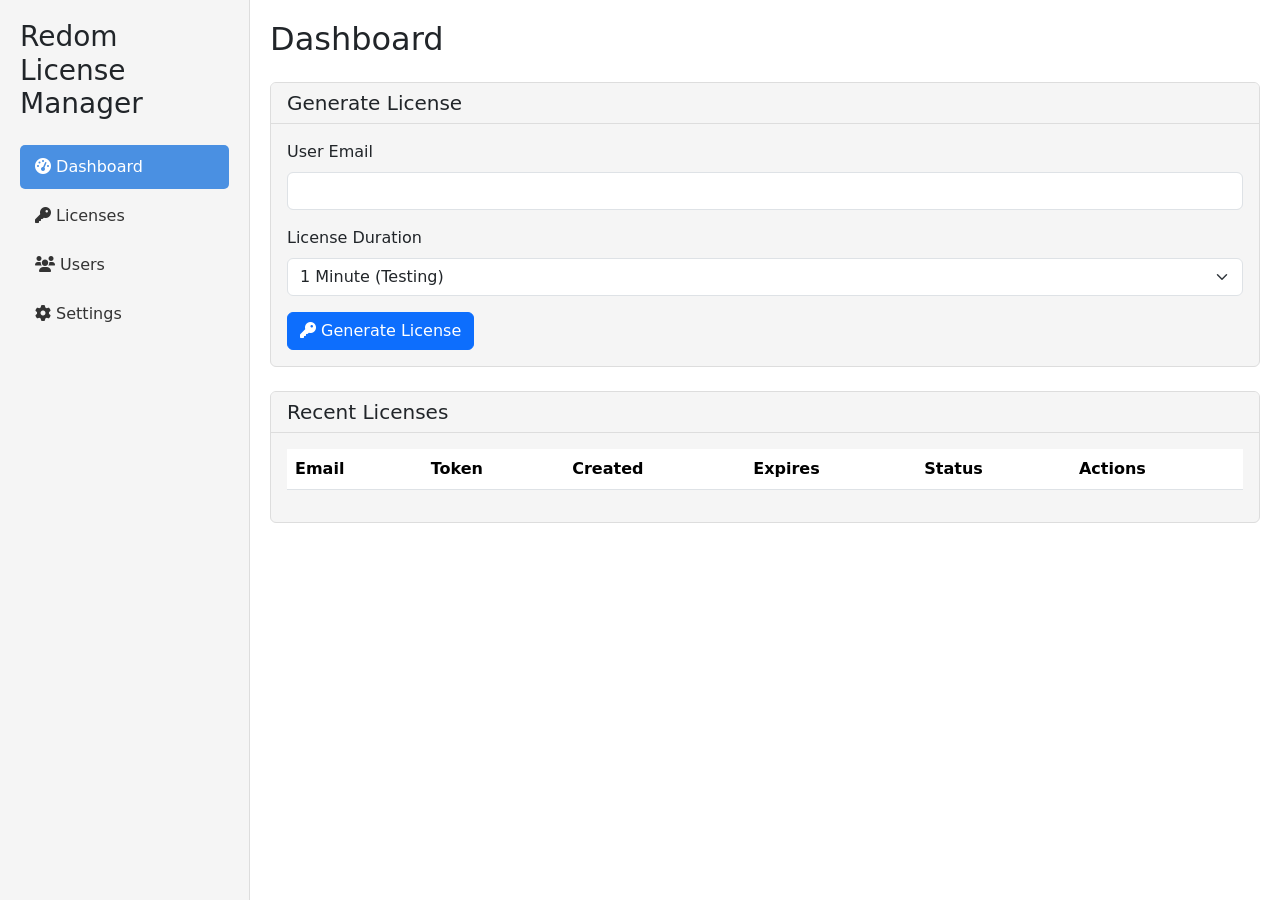
<file: index.html>
<!DOCTYPE html>
<html lang="en">
<head>
    <meta charset="UTF-8">
    <meta name="viewport" content="width=device-width, initial-scale=1.0">
    <title>Redom License Manager - Admin Portal</title>
    <link href="https://cdn.jsdelivr.net/npm/bootstrap@5.3.0/dist/css/bootstrap.min.css" rel="stylesheet">
    <link href="https://cdnjs.cloudflare.com/ajax/libs/font-awesome/6.0.0/css/all.min.css" rel="stylesheet">
    <style>
        :root {
            --primary-color: #4a90e2;
            --secondary-color: #f5f5f5;
            --text-color: #333;
            --border-color: #ddd;
        }

        body.dark-theme {
            --primary-color: #64b5f6;
            --secondary-color: #2d2d2d;
            --text-color: #fff;
            --border-color: #444;
            background-color: #1a1a1a;
            color: var(--text-color);
        }

        .sidebar {
            background-color: var(--secondary-color);
            border-right: 1px solid var(--border-color);
            height: 100vh;
            position: fixed;
            width: 250px;
            padding: 20px;
        }

        .main-content {
            margin-left: 250px;
            padding: 20px;
        }

        .nav-link {
            color: var(--text-color);
            padding: 10px 15px;
            border-radius: 5px;
            margin-bottom: 5px;
        }

        .nav-link:hover {
            background-color: var(--primary-color);
            color: white;
        }

        .nav-link.active {
            background-color: var(--primary-color);
            color: white;
        }

        .card {
            background-color: var(--secondary-color);
            border: 1px solid var(--border-color);
        }

        .card-header {
            background-color: var(--secondary-color);
            border-bottom: 1px solid var(--border-color);
        }

        .table {
            color: var(--text-color);
        }

        .status-badge {
            padding: 5px 10px;
            border-radius: 15px;
            font-size: 0.8em;
        }

        .status-active {
            background-color: #28a745;
            color: white;
        }

        .status-expired {
            background-color: #dc3545;
            color: white;
        }

        .toast-container {
            position: fixed;
            top: 20px;
            right: 20px;
            z-index: 1000;
        }

        .toast {
            padding: 15px;
            margin-bottom: 10px;
            border-radius: 5px;
            color: white;
            animation: fadeIn 0.3s ease-in;
        }

        .toast-success {
            background-color: #28a745;
        }

        .toast-error {
            background-color: #dc3545;
        }

        @keyframes fadeIn {
            from { opacity: 0; transform: translateY(-10px); }
            to { opacity: 1; transform: translateY(0); }
        }
    </style>
</head>
<body>
    <div class="sidebar">
        <h3 class="mb-4">Redom License Manager</h3>
        <nav>
            <a href="#dashboard" class="nav-link active">
                <i class="fas fa-tachometer-alt"></i> Dashboard
            </a>
            <a href="#licenses" class="nav-link">
                <i class="fas fa-key"></i> Licenses
            </a>
            <a href="#users" class="nav-link">
                <i class="fas fa-users"></i> Users
            </a>
            <a href="#settings" class="nav-link">
                <i class="fas fa-cog"></i> Settings
            </a>
        </nav>
    </div>

    <main class="main-content">
        <h2 class="mb-4">Dashboard</h2>
        <!-- Tab content will be dynamically inserted here -->
    </main>

    <!-- License Modal -->
    <div class="modal fade" id="licenseModal" tabindex="-1">
        <div class="modal-dialog">
            <div class="modal-content">
                <div class="modal-header">
                    <h5 class="modal-title">Generated License</h5>
                    <button type="button" class="btn-close" data-bs-dismiss="modal"></button>
                </div>
                <div class="modal-body">
                    <div class="mb-3">
                        <label class="form-label">License Token</label>
                        <div class="input-group">
                            <input type="text" class="form-control" id="generatedToken" readonly>
                            <button class="btn btn-outline-secondary" type="button" id="copyBtn">
                                <i class="fas fa-copy"></i>
                            </button>
                        </div>
                    </div>
                    <div class="mb-3">
                        <label class="form-label">Expiry Date</label>
                        <input type="text" class="form-control" id="expiryDate" readonly>
                    </div>
                </div>
            </div>
        </div>
    </div>

    <script src="https://cdn.jsdelivr.net/npm/bootstrap@5.3.0/dist/js/bootstrap.bundle.min.js"></script>
    <script src="admin.js"></script>
</body>
</html>
</file>
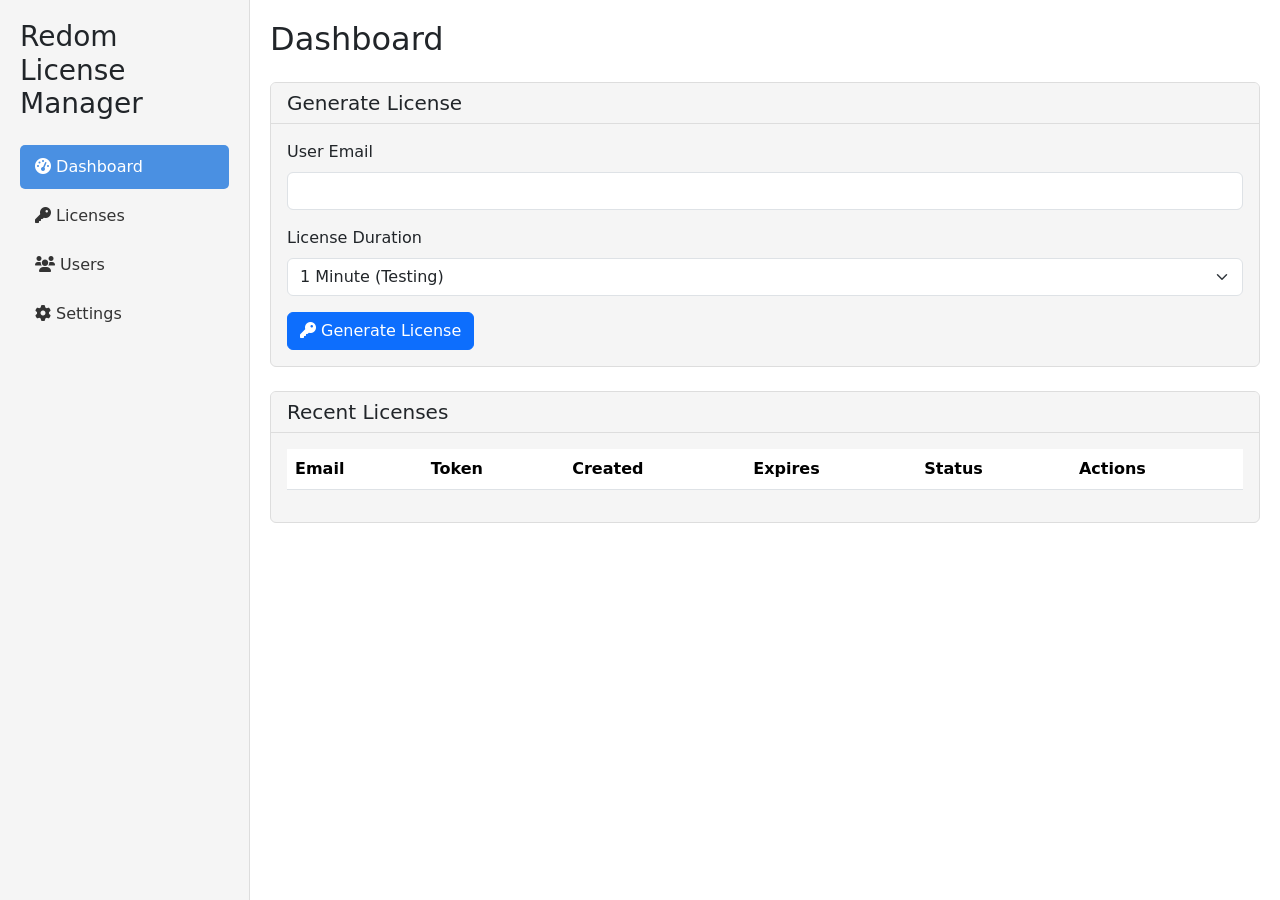
<file: extension - V3/admin/index.html>
<!DOCTYPE html>
<html lang="en">
<head>
    <meta charset="UTF-8">
    <meta name="viewport" content="width=device-width, initial-scale=1.0">
    <title>Redom License Manager - Admin Portal</title>
    <link href="https://cdn.jsdelivr.net/npm/bootstrap@5.3.0/dist/css/bootstrap.min.css" rel="stylesheet">
    <link href="https://cdnjs.cloudflare.com/ajax/libs/font-awesome/6.0.0/css/all.min.css" rel="stylesheet">
    <style>
        :root {
            --primary-color: #4a90e2;
            --secondary-color: #f5f5f5;
            --text-color: #333;
            --border-color: #ddd;
        }

        body.dark-theme {
            --primary-color: #64b5f6;
            --secondary-color: #2d2d2d;
            --text-color: #fff;
            --border-color: #444;
            background-color: #1a1a1a;
            color: var(--text-color);
        }

        .sidebar {
            background-color: var(--secondary-color);
            border-right: 1px solid var(--border-color);
            height: 100vh;
            position: fixed;
            width: 250px;
            padding: 20px;
        }

        .main-content {
            margin-left: 250px;
            padding: 20px;
        }

        .nav-link {
            color: var(--text-color);
            padding: 10px 15px;
            border-radius: 5px;
            margin-bottom: 5px;
        }

        .nav-link:hover {
            background-color: var(--primary-color);
            color: white;
        }

        .nav-link.active {
            background-color: var(--primary-color);
            color: white;
        }

        .card {
            background-color: var(--secondary-color);
            border: 1px solid var(--border-color);
        }

        .card-header {
            background-color: var(--secondary-color);
            border-bottom: 1px solid var(--border-color);
        }

        .table {
            color: var(--text-color);
        }

        .status-badge {
            padding: 5px 10px;
            border-radius: 15px;
            font-size: 0.8em;
        }

        .status-active {
            background-color: #28a745;
            color: white;
        }

        .status-expired {
            background-color: #dc3545;
            color: white;
        }

        .toast-container {
            position: fixed;
            top: 20px;
            right: 20px;
            z-index: 1000;
        }

        .toast {
            padding: 15px;
            margin-bottom: 10px;
            border-radius: 5px;
            color: white;
            animation: fadeIn 0.3s ease-in;
        }

        .toast-success {
            background-color: #28a745;
        }

        .toast-error {
            background-color: #dc3545;
        }

        @keyframes fadeIn {
            from { opacity: 0; transform: translateY(-10px); }
            to { opacity: 1; transform: translateY(0); }
        }
    </style>
</head>
<body>
    <div class="sidebar">
        <h3 class="mb-4">Redom License Manager</h3>
        <nav>
            <a href="#dashboard" class="nav-link active">
                <i class="fas fa-tachometer-alt"></i> Dashboard
            </a>
            <a href="#licenses" class="nav-link">
                <i class="fas fa-key"></i> Licenses
            </a>
            <a href="#users" class="nav-link">
                <i class="fas fa-users"></i> Users
            </a>
            <a href="#settings" class="nav-link">
                <i class="fas fa-cog"></i> Settings
            </a>
        </nav>
    </div>

    <main class="main-content">
        <h2 class="mb-4">Dashboard</h2>
        <!-- Tab content will be dynamically inserted here -->
    </main>

    <!-- License Modal -->
    <div class="modal fade" id="licenseModal" tabindex="-1">
        <div class="modal-dialog">
            <div class="modal-content">
                <div class="modal-header">
                    <h5 class="modal-title">Generated License</h5>
                    <button type="button" class="btn-close" data-bs-dismiss="modal"></button>
                </div>
                <div class="modal-body">
                    <div class="mb-3">
                        <label class="form-label">License Token</label>
                        <div class="input-group">
                            <input type="text" class="form-control" id="generatedToken" readonly>
                            <button class="btn btn-outline-secondary" type="button" id="copyBtn">
                                <i class="fas fa-copy"></i>
                            </button>
                        </div>
                    </div>
                    <div class="mb-3">
                        <label class="form-label">Expiry Date</label>
                        <input type="text" class="form-control" id="expiryDate" readonly>
                    </div>
                </div>
            </div>
        </div>
    </div>

    <script src="https://cdn.jsdelivr.net/npm/bootstrap@5.3.0/dist/js/bootstrap.bundle.min.js"></script>
    <script src="admin.js"></script>
</body>
</html>
</file>
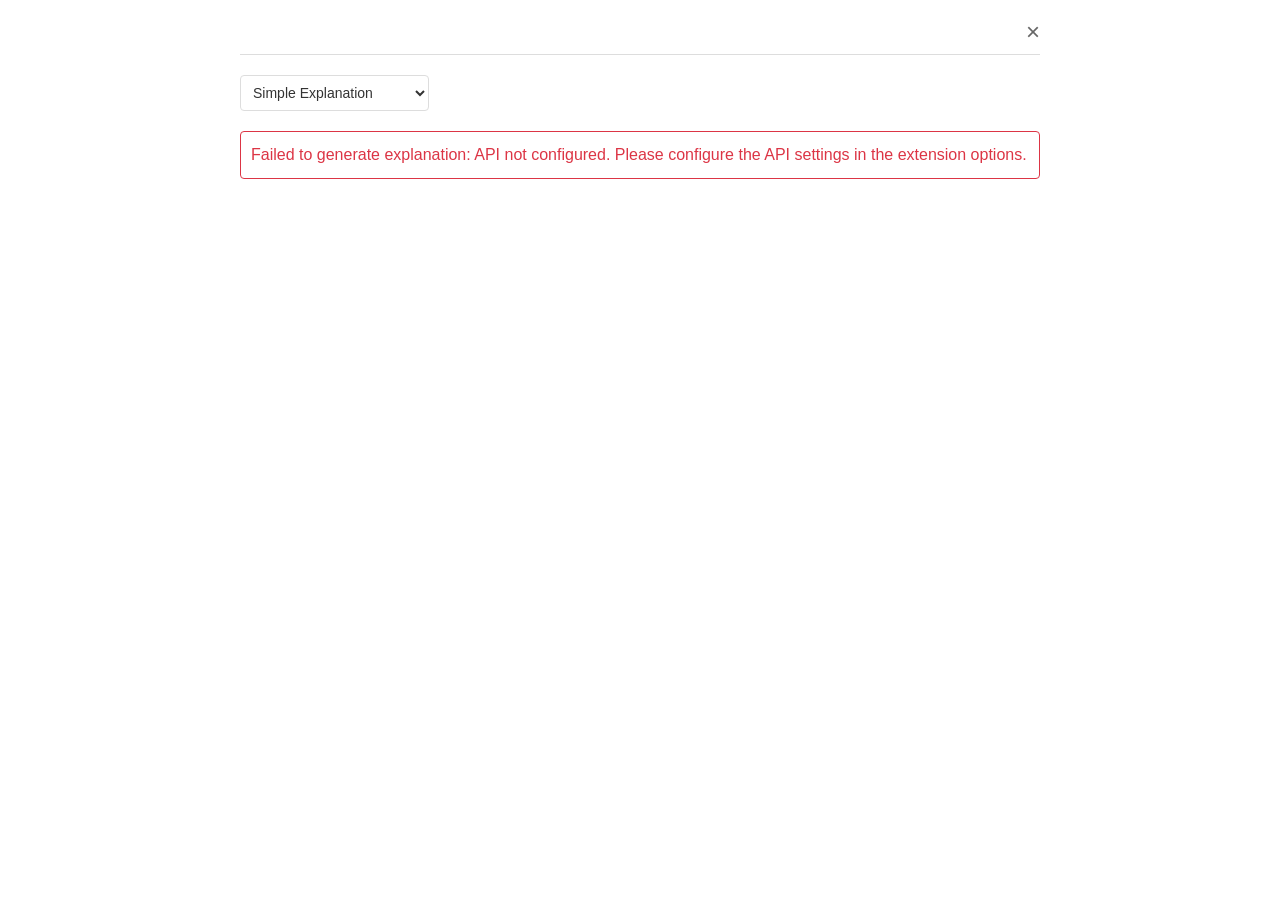
<file: extension - V3/explanation.html>
<!DOCTYPE html>
<html>
<head>
  <title>Explanation</title>
  <style>
    body {
      font-family: -apple-system, BlinkMacSystemFont, 'Segoe UI', Roboto, sans-serif;
      margin: 0;
      padding: 20px;
      background: #ffffff;
      color: #333333;
    }

    @media (prefers-color-scheme: dark) {
      body {
        background: #1a1a1a;
        color: #ffffff;
      }
    }

    .container {
      max-width: 800px;
      margin: 0 auto;
    }

    .header {
      display: flex;
      justify-content: space-between;
      align-items: center;
      margin-bottom: 20px;
      padding-bottom: 10px;
      border-bottom: 1px solid #ddd;
    }

    @media (prefers-color-scheme: dark) {
      .header {
        border-bottom-color: #333;
      }
    }

    .title {
      font-size: 1.2em;
      font-weight: 600;
      margin: 0;
    }

    .close-button {
      background: none;
      border: none;
      font-size: 1.5em;
      cursor: pointer;
      color: #666;
      padding: 0;
      line-height: 1;
    }

    @media (prefers-color-scheme: dark) {
      .close-button {
        color: #999;
      }
    }

    .close-button:hover {
      color: #333;
    }

    @media (prefers-color-scheme: dark) {
      .close-button:hover {
        color: #fff;
      }
    }

    .mode-selector {
      margin-bottom: 20px;
    }

    select {
      padding: 8px;
      border-radius: 4px;
      border: 1px solid #ddd;
      background: #fff;
      color: #333;
      font-size: 14px;
    }

    @media (prefers-color-scheme: dark) {
      select {
        background: #333;
        border-color: #444;
        color: #fff;
      }
    }

    .loading {
      display: none;
      text-align: center;
      padding: 20px;
    }

    .loading.active {
      display: block;
    }

    .spinner {
      width: 40px;
      height: 40px;
      border: 4px solid #f3f3f3;
      border-top: 4px solid #3498db;
      border-radius: 50%;
      animation: spin 1s linear infinite;
      margin: 0 auto;
    }

    @media (prefers-color-scheme: dark) {
      .spinner {
        border-color: #333;
        border-top-color: #3498db;
      }
    }

    @keyframes spin {
      0% { transform: rotate(0deg); }
      100% { transform: rotate(360deg); }
    }

    .explanation {
      white-space: pre-wrap;
      line-height: 1.6;
    }

    .error {
      color: #dc3545;
      padding: 10px;
      border: 1px solid #dc3545;
      border-radius: 4px;
      margin: 10px 0;
    }

    @media (prefers-color-scheme: dark) {
      .error {
        border-color: #dc3545;
        background: rgba(220, 53, 69, 0.1);
      }
    }
  </style>
</head>
<body>
  <div class="container">
    <div class="header">
      <h1 class="title">Explanation</h1>
      <button class="close-button" title="Close">×</button>
    </div>
    <div class="mode-selector">
      <select id="mode">
        <option value="simple">Simple Explanation</option>
        <option value="detailed">Detailed Explanation</option>
        <option value="technical">Technical Explanation</option>
        <option value="educational">Educational Explanation</option>
      </select>
    </div>
    <div class="loading">
      <div class="spinner"></div>
      <p>Generating explanation...</p>
    </div>
    <div class="explanation"></div>
  </div>
  <script src="scripts/explanation.js"></script>
</body>
</html>
</file>
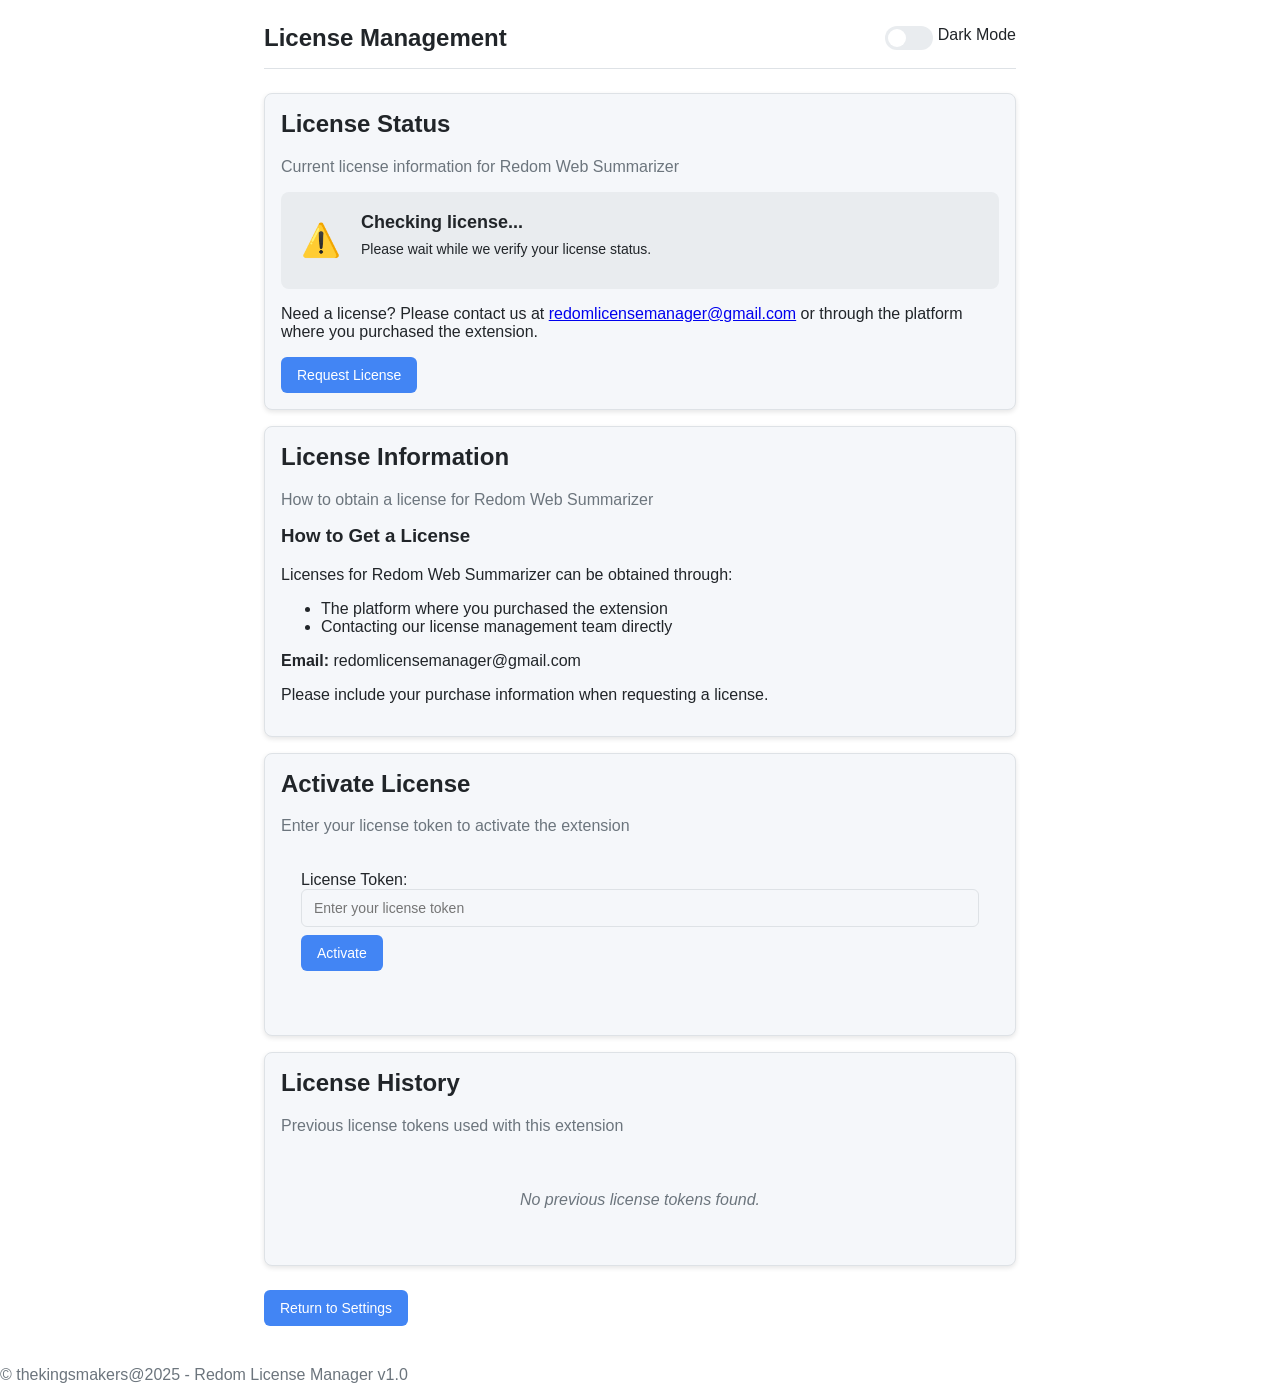
<file: extension - V3/license.html>
<!DOCTYPE html>
<html>
<head>
  <meta charset="utf-8">
  <meta name="viewport" content="width=device-width, initial-scale=1.0">
  <title>Redom Web Summarizer - License Management</title>
  <link rel="stylesheet" href="styles/theme.css">
  <link rel="stylesheet" href="styles/license.css">
</head>
<body>
  <div class="license-container">
    <header class="license-header">
      <h1>License Management</h1>
      <div class="theme-switch-wrapper">
        <label class="theme-switch" for="themeToggle">
          <input type="checkbox" id="themeToggle" class="theme-toggle">
          <span class="slider"></span>
        </label>
        <span class="theme-label">Dark Mode</span>
      </div>
    </header>
    
    <div class="card">
      <div class="card-header">
        <h2>License Status</h2>
        <p class="text-muted">Current license information for Redom Web Summarizer</p>
      </div>
      
      <div class="license-status-section">
        <div id="licenseStatusCard" class="license-status-card">
          <div class="status-icon" id="statusIcon">⚠️</div>
          <div class="status-details">
            <h3 id="licenseStatusTitle">Checking license...</h3>
            <p id="licenseStatusMessage">Please wait while we verify your license status.</p>
            <div class="license-expiry" id="licenseExpiry"></div>
          </div>
        </div>
        <div class="license-support-info">
          <p>Need a license? Please contact us at <a href="mailto:redomlicensemanager@gmail.com">redomlicensemanager@gmail.com</a> or through the platform where you purchased the extension.</p>
          <button id="contactSupport" class="secondary-button">Request License</button>
        </div>
      </div>
    </div>
    
    <div class="card">
      <div class="card-header">
        <h2>License Information</h2>
        <p class="text-muted">How to obtain a license for Redom Web Summarizer</p>
      </div>
      
      <div class="license-info-section">
        <div class="info-box">
          <h3>How to Get a License</h3>
          <p>Licenses for Redom Web Summarizer can be obtained through:</p>
          <ul>
            <li>The platform where you purchased the extension</li>
            <li>Contacting our license management team directly</li>
          </ul>
          <div class="contact-info">
            <p><strong>Email:</strong> redomlicensemanager@gmail.com</p>
            <p>Please include your purchase information when requesting a license.</p>
          </div>
        </div>
      </div>
    </div>
    
    <div class="card">
      <div class="card-header">
        <h2>Activate License</h2>
        <p class="text-muted">Enter your license token to activate the extension</p>
      </div>
      
      <div class="license-activation-section">
        <div class="form-group">
          <label for="licenseToken">License Token:</label>
          <div class="token-input-group">
            <input type="text" id="licenseToken" class="token-input" placeholder="Enter your license token">
          </div>
          <div class="token-input-group">
            <button id="activateToken" class="primary-button">Activate</button>
          </div>
          <div id="activationStatus" class="activation-status"></div>
        </div>
      </div>
    </div>

    <div class="card">
      <div class="card-header">
        <h2>License History</h2>
        <p class="text-muted">Previous license tokens used with this extension</p>
      </div>

      <div id="licenseHistory" class="license-history-section">
        <!-- License history will be populated here -->
        <div class="empty-history-message">No previous license tokens found.</div>
      </div>
    </div>

    <div class="action-bar">
      <button id="returnToSettings" class="secondary-button">Return to Settings</button>
    </div>
  </div>
  <footer class="license-footer">
    <div class="container">
      <p class="text-muted text-center">© thekingsmakers@2025 - Redom License Manager v1.0</p>
    </div>
  </footer>
  <script src="scripts/utils.js"></script>
  <script src="scripts/license-validator.js"></script>
  <script src="license.js"></script>
</body>
</html>
</file>
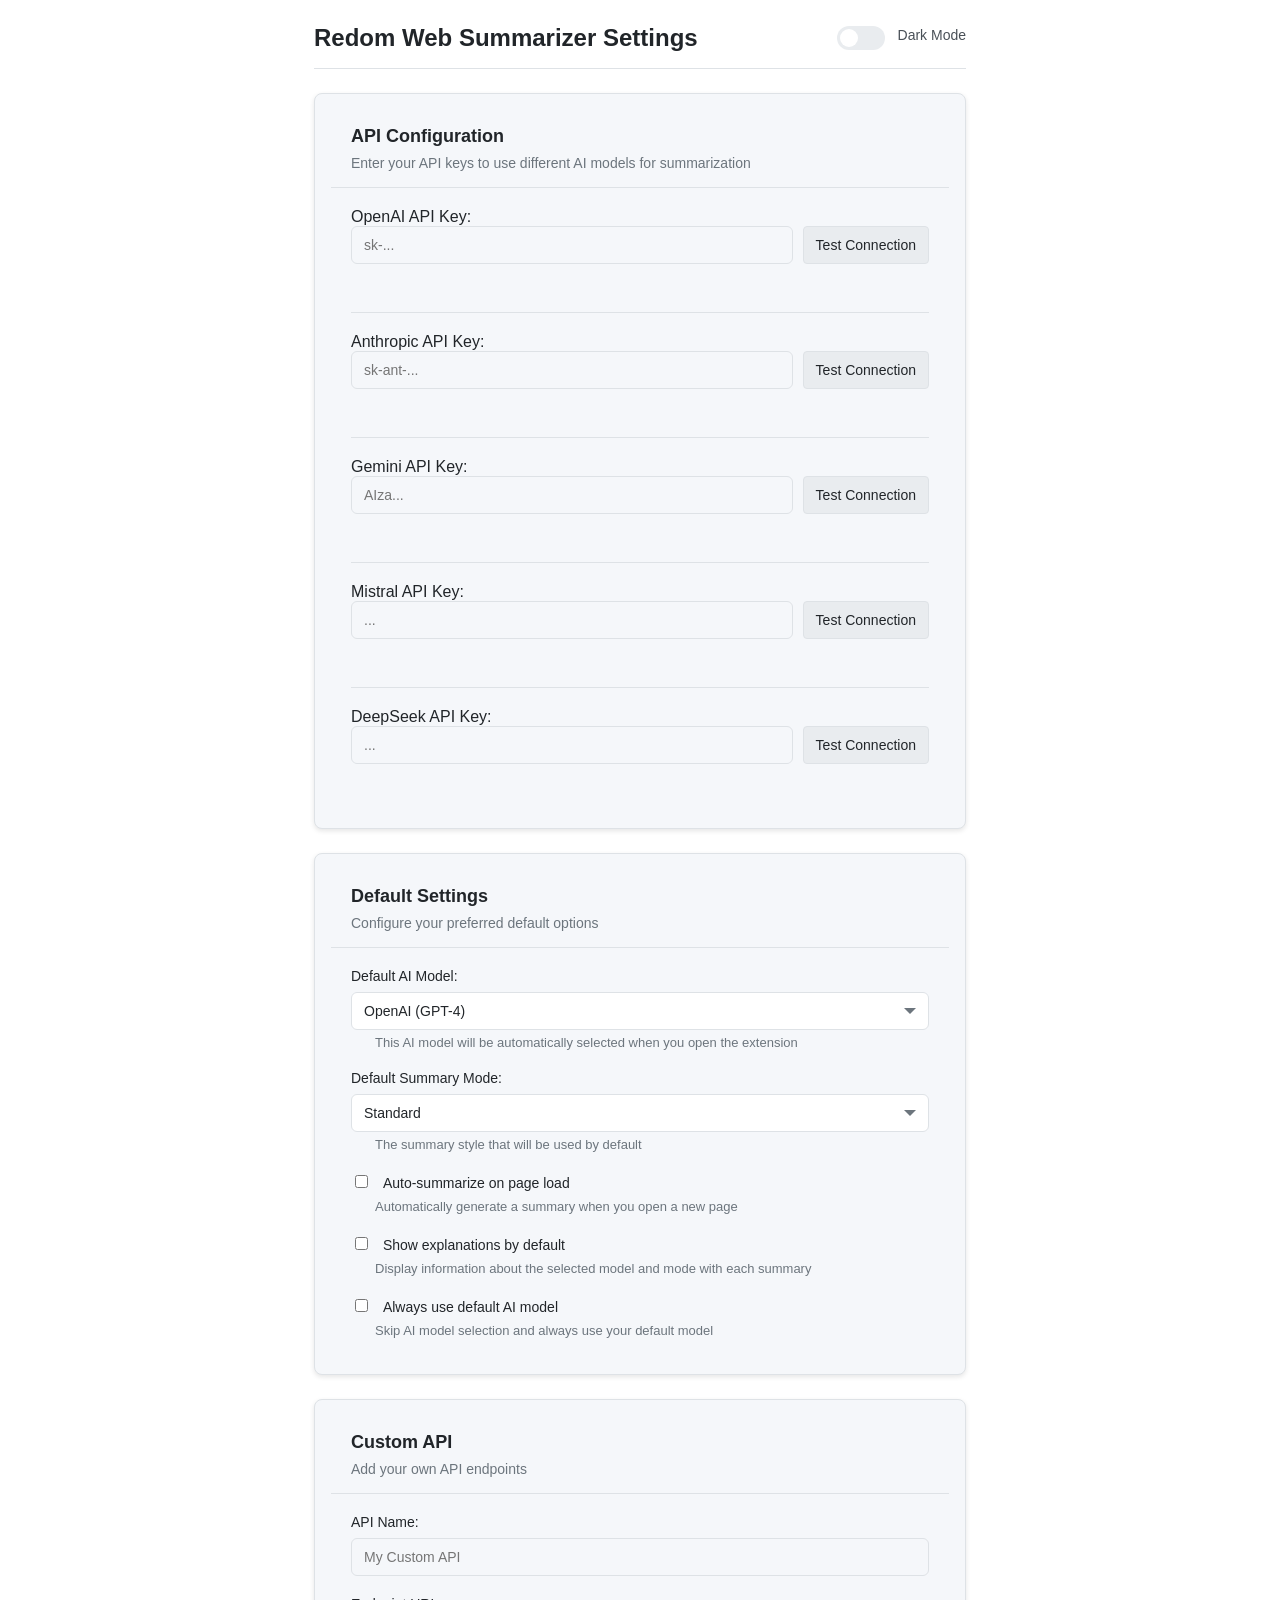
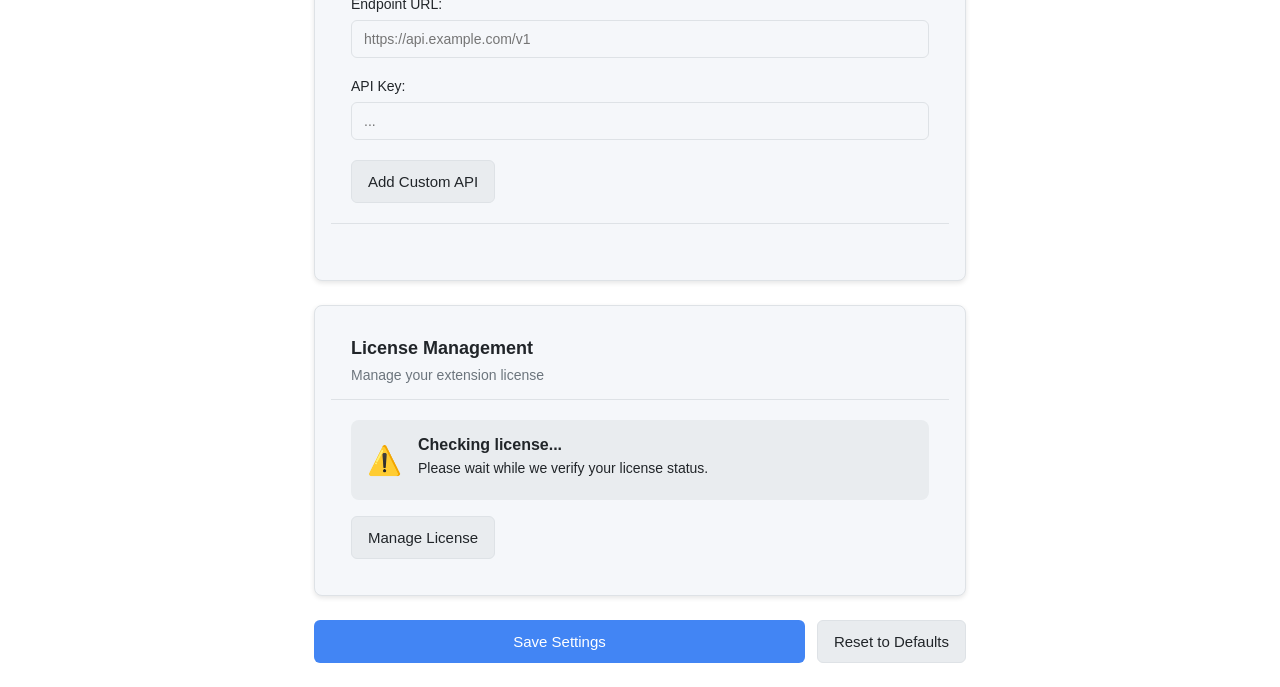
<file: extension - V3/options.html>
<!DOCTYPE html>
<html>
<head>
  <meta charset="utf-8">
  <meta name="viewport" content="width=device-width, initial-scale=1.0">
  <title>Trae Extension Settings</title>
  <link rel="stylesheet" href="styles/theme.css">
  <link rel="stylesheet" href="styles/options.css">
</head>
<body>
  <div class="settings-container">
    <header class="settings-header">
      <h1>Redom Web Summarizer Settings</h1>
      <div class="theme-switch-wrapper">
        <label class="theme-switch" for="themeToggle">
          <input type="checkbox" id="themeToggle" class="theme-toggle">
          <span class="slider"></span>
        </label>
        <span class="theme-label">Dark Mode</span>
      </div>
    </header>
    
    <div class="card">
      <div class="card-header">
        <h2>API Configuration</h2>
        <p class="text-muted">Enter your API keys to use different AI models for summarization</p>
      </div>
      
      <div class="api-key-section">
        <div class="api-key-group">
          <label for="openaiKey">OpenAI API Key:</label>
          <div class="key-input-group">
            <input type="password" id="openaiKey" placeholder="sk-...">
            <button id="testOpenAI" class="test-button">Test Connection</button>
          </div>
          <div id="openaiStatus" class="api-status"></div>
        </div>
        
        <div class="api-key-group">
          <label for="anthropicKey">Anthropic API Key:</label>
          <div class="key-input-group">
            <input type="password" id="anthropicKey" placeholder="sk-ant-...">
            <button id="testAnthropic" class="test-button">Test Connection</button>
          </div>
          <div id="anthropicStatus" class="api-status"></div>
        </div>
        
        <div class="api-key-group">
          <label for="geminiKey">Gemini API Key:</label>
          <div class="key-input-group">
            <input type="password" id="geminiKey" placeholder="AIza...">
            <button id="testGemini" class="test-button">Test Connection</button>
          </div>
          <div id="geminiStatus" class="api-status"></div>
        </div>
        
        <div class="api-key-group">
          <label for="mistralKey">Mistral API Key:</label>
          <div class="key-input-group">
            <input type="password" id="mistralKey" placeholder="...">
            <button id="testMistral" class="test-button">Test Connection</button>
          </div>
          <div id="mistralStatus" class="api-status"></div>
        </div>
        
        <div class="api-key-group">
          <label for="deepseekKey">DeepSeek API Key:</label>
          <div class="key-input-group">
            <input type="password" id="deepseekKey" placeholder="...">
            <button id="testDeepseek" class="test-button">Test Connection</button>
          </div>
          <div id="deepseekStatus" class="api-status"></div>
        </div>
      </div>
    </div>
    
    <div class="card">
      <div class="card-header">
        <h2>Default Settings</h2>
        <p class="text-muted">Configure your preferred default options</p>
      </div>
      
      <div class="settings-group">
        <div class="form-group">
          <label for="defaultModel">Default AI Model:</label>
          <select id="defaultModel" class="select-styled">
            <option value="openai">OpenAI (GPT-4)</option>
            <option value="anthropic">Anthropic (Claude 3)</option>
            <option value="gemini">Google Gemini</option>
            <option value="mistral">Mistral</option>
            <option value="deepseek">DeepSeek</option>
          </select>
          <p class="setting-description">This AI model will be automatically selected when you open the extension</p>
        </div>
        
        <div class="form-group">
          <label for="defaultMode">Default Summary Mode:</label>
          <select id="defaultMode" class="select-styled">
            <option value="standard">Standard</option>
            <option value="bullet">Bullet Points</option>
            <option value="detailed">Detailed</option>
            <option value="tldr">TL;DR</option>
            <option value="academic">Academic</option>
          </select>
          <p class="setting-description">The summary style that will be used by default</p>
        </div>
        
        <div class="form-group checkbox-group">
          <label class="checkbox-label">
            <input type="checkbox" id="autoSummarize">
            <span class="checkbox-text">Auto-summarize on page load</span>
          </label>
          <p class="setting-description">Automatically generate a summary when you open a new page</p>
        </div>
        
        <div class="form-group checkbox-group">
          <label class="checkbox-label">
            <input type="checkbox" id="showExplanations">
            <span class="checkbox-text">Show explanations by default</span>
          </label>
          <p class="setting-description">Display information about the selected model and mode with each summary</p>
        </div>
        
        <div class="form-group checkbox-group">
          <label class="checkbox-label">
            <input type="checkbox" id="alwaysUseDefaultAI">
            <span class="checkbox-text">Always use default AI model</span>
          </label>
          <p class="setting-description">Skip AI model selection and always use your default model</p>
        </div>
      </div>
    </div>
    
    <div class="card">
      <div class="card-header">
        <h2>Custom API</h2>
        <p class="text-muted">Add your own API endpoints</p>
      </div>
      
      <div class="custom-api-form">
        <div class="form-group">
          <label for="customApiName">API Name:</label>
          <input type="text" id="customApiName" placeholder="My Custom API">
        </div>
        
        <div class="form-group">
          <label for="customApiEndpoint">Endpoint URL:</label>
          <input type="text" id="customApiEndpoint" placeholder="https://api.example.com/v1">
        </div>
        
        <div class="form-group">
          <label for="customApiKey">API Key:</label>
          <input type="password" id="customApiKey" placeholder="...">
        </div>
        
        <button id="addCustomApi" class="secondary-button">Add Custom API</button>
      </div>
      
      <div id="customApiList" class="custom-api-list">
        <!-- Custom APIs will be listed here -->
      </div>
    </div>
    
    <div class="card">
      <div class="card-header">
        <h2>License Management</h2>
        <p class="text-muted">Manage your extension license</p>
      </div>
      
      <div class="license-info-section">
        <div id="licenseStatusCard" class="license-status-card">
          <div class="status-icon" id="statusIcon">⚠️</div>
          <div class="status-details">
            <h3 id="licenseStatusTitle">Checking license...</h3>
            <p id="licenseStatusMessage">Please wait while we verify your license status.</p>
            <div class="license-expiry" id="licenseExpiry"></div>
          </div>
        </div>
        <button id="manageLicense" class="secondary-button">Manage License</button>
      </div>
    </div>
    
    <div class="action-bar">
      <button id="saveSettings" class="primary-button">Save Settings</button>
      <button id="resetSettings" class="secondary-button">Reset to Defaults</button>
    </div>
  </div>
  
  <script src="scripts/utils.js"></script>
  <script src="options.js"></script>
</body>
</html>
</file>
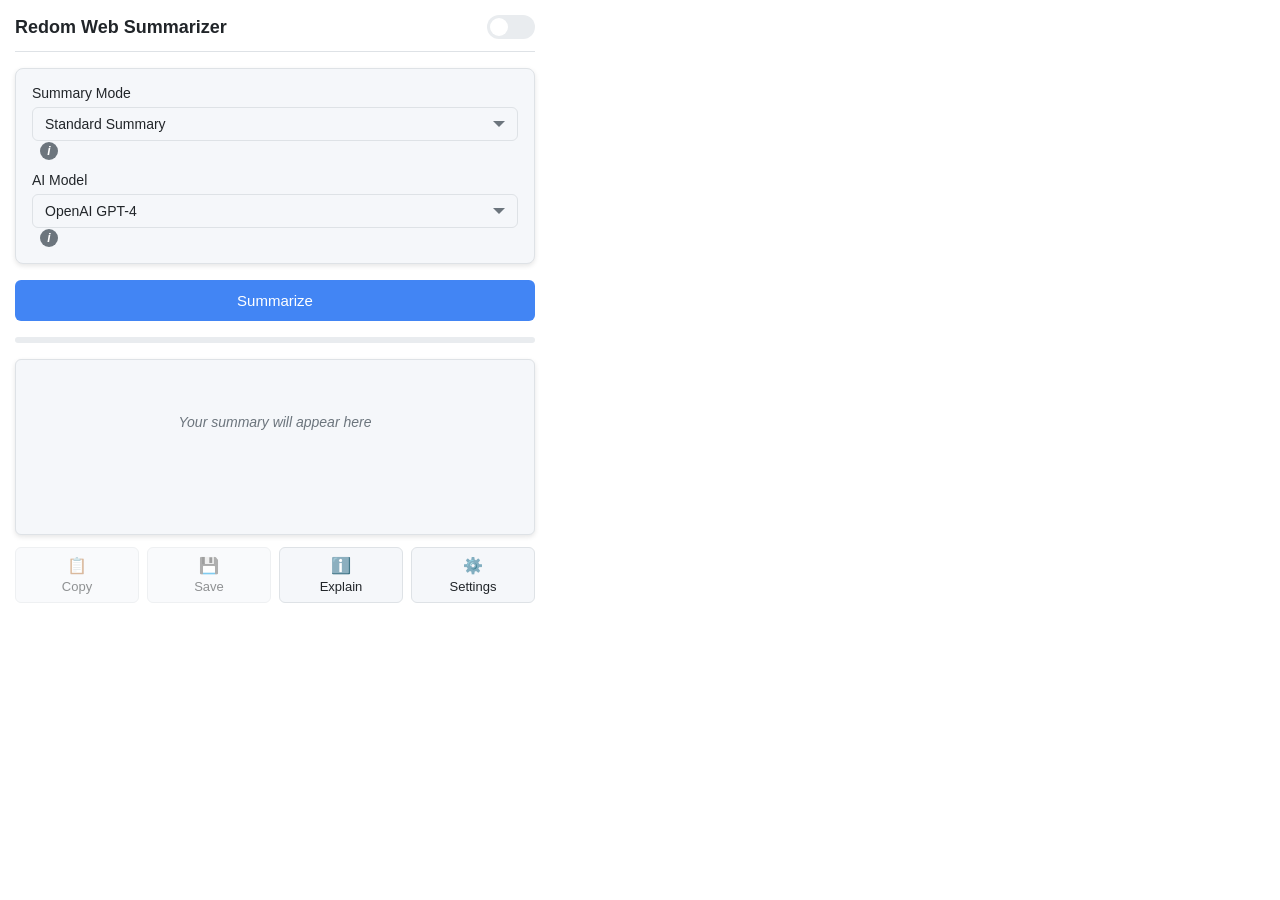
<file: extension - V3/popup.html>
<!DOCTYPE html>
<html>
<head>
  <meta charset="utf-8">
  <meta name="viewport" content="width=device-width, initial-scale=1.0">
  <title>Redom Web Summarizer</title>
  <link rel="stylesheet" href="styles/theme.css">
  <link rel="stylesheet" href="styles/popup.css">
</head>
<body>
  <div class="container">
    <header class="app-header">
      <h1>Redom Web Summarizer</h1>
      <div class="theme-switch-wrapper">
        <label class="theme-switch" for="themeToggle">
          <input type="checkbox" id="themeToggle" class="theme-toggle">
          <span class="slider"></span>
        </label>
      </div>
    </header>
    
    <div class="card summary-options">
      <div class="option-group">
        <label for="summaryMode">Summary Mode</label>
        <select id="summaryMode" class="select-styled">
          <option value="standard">Standard Summary</option>
          <option value="bullet">Bullet-Point Summary</option>
          <option value="detailed">Detailed Explanation</option>
          <option value="tldr">TL;DR Mode</option>
          <option value="academic">Academic Mode</option>
        </select>
        <div class="tooltip info-icon" id="modeInfoIcon">
          <span class="info-circle">i</span>
          <span class="tooltip-text">Click for more information about this mode</span>
        </div>
      </div>
      
      <div class="option-group">
        <label for="aiModel">AI Model</label>
        <select id="aiModel" class="select-styled">
          <option value="openai">OpenAI GPT-4</option>
          <option value="gemini">Google Gemini</option>
          <option value="mistral">Mistral AI</option>
          <option value="deepseek">DeepSeek</option>
          <option value="anthropic">Anthropic Claude</option>
        </select>
        <div class="tooltip info-icon" id="modelInfoIcon">
          <span class="info-circle">i</span>
          <span class="tooltip-text">Click for more information about this model</span>
        </div>
      </div>
    </div>
    
    <button id="summarizeBtn" class="primary-button">Summarize</button>
    
    <div class="progress-container">
      <div class="progress-bar" id="progressBar"></div>
    </div>
    
    <div id="explanationSection" class="explanation-section hidden"></div>
    
    <div class="summary-output card" id="summaryOutput">
      <div class="placeholder-text">Your summary will appear here</div>
    </div>
    
    <div class="action-buttons">
      <button id="copyBtn" class="action-button" disabled>
        <span class="button-icon">📋</span> Copy
      </button>
      <button id="saveBtn" class="action-button" disabled>
        <span class="button-icon">💾</span> Save
      </button>
      <button id="explainBtn" class="action-button">
        <span class="button-icon">ℹ️</span> Explain
      </button>
      <button id="settingsBtn" class="action-button">
        <span class="button-icon">⚙️</span> Settings
      </button>
    </div>
  </div>
  
  <script src="scripts/utils.js"></script>
  <script src="popup.js"></script>
</body>
</html>
</file>
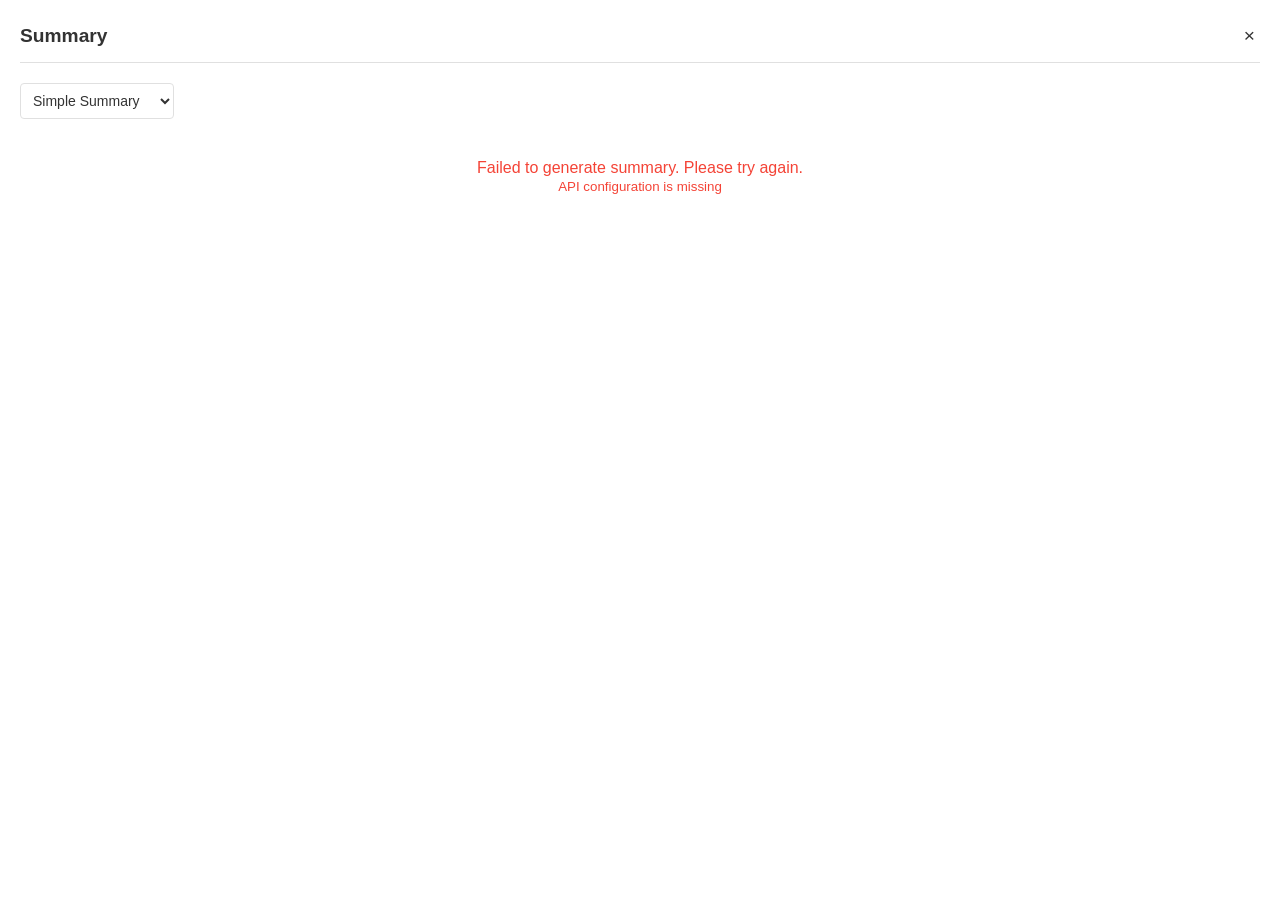
<file: extension - V3/summary.html>
<!DOCTYPE html>
<html>
<head>
    <title>Redom Summary</title>
    <style>
        :root {
            --bg-color: #ffffff;
            --text-color: #333333;
            --border-color: #e0e0e0;
            --accent-color: #2196f3;
            --error-color: #f44336;
        }

        [data-theme="dark"] {
            --bg-color: #1e1e1e;
            --text-color: #ffffff;
            --border-color: #404040;
            --accent-color: #64b5f6;
            --error-color: #ef5350;
        }

        body {
            margin: 0;
            padding: 20px;
            font-family: -apple-system, BlinkMacSystemFont, 'Segoe UI', Roboto, Oxygen, Ubuntu, Cantarell, 'Open Sans', 'Helvetica Neue', sans-serif;
            background-color: var(--bg-color);
            color: var(--text-color);
            transition: background-color 0.3s, color 0.3s;
        }

        .container {
            max-width: 100%;
            margin: 0 auto;
        }

        .header {
            display: flex;
            justify-content: space-between;
            align-items: center;
            margin-bottom: 20px;
            padding-bottom: 10px;
            border-bottom: 1px solid var(--border-color);
        }

        .title {
            font-size: 1.2em;
            font-weight: 600;
            margin: 0;
        }

        .close-btn {
            background: none;
            border: none;
            color: var(--text-color);
            cursor: pointer;
            padding: 5px;
            font-size: 1.2em;
        }

        .close-btn:hover {
            color: var(--accent-color);
        }

        .content {
            margin-top: 20px;
        }

        .loading {
            display: flex;
            flex-direction: column;
            align-items: center;
            justify-content: center;
            padding: 40px 0;
        }

        .spinner {
            width: 40px;
            height: 40px;
            border: 4px solid var(--border-color);
            border-top: 4px solid var(--accent-color);
            border-radius: 50%;
            animation: spin 1s linear infinite;
            margin-bottom: 20px;
        }

        @keyframes spin {
            0% { transform: rotate(0deg); }
            100% { transform: rotate(360deg); }
        }

        .error {
            color: var(--error-color);
            text-align: center;
            padding: 20px;
        }

        .summary-text {
            line-height: 1.6;
            white-space: pre-wrap;
        }

        .mode-selector {
            margin-bottom: 20px;
        }

        select {
            padding: 8px;
            border-radius: 4px;
            border: 1px solid var(--border-color);
            background-color: var(--bg-color);
            color: var(--text-color);
            font-size: 14px;
        }

        select:focus {
            outline: none;
            border-color: var(--accent-color);
        }
    </style>
</head>
<body>
    <div class="container">
        <div class="header">
            <h1 class="title">Loading...</h1>
            <button class="close-btn" title="Close">×</button>
        </div>
        <div class="mode-selector">
            <select id="modeSelect">
                <option value="simple">Simple Summary</option>
                <option value="detailed">Detailed Summary</option>
                <option value="bullet">Bullet Points</option>
                <option value="key-points">Key Points</option>
            </select>
        </div>
        <div class="content">
            <div class="loading">
                <div class="spinner"></div>
                <div>Generating summary...</div>
            </div>
        </div>
    </div>
    <script src="scripts/summary.js"></script>
</body>
</html>
</file>
<file: extension - V3/styles/theme.css>
/* Theme CSS - Shared styles for consistent UI across the extension */
:root {
  /* Light theme variables */
  --bg-primary: #ffffff;
  --bg-secondary: #f5f7fa;
  --bg-tertiary: #e9ecef;
  --text-primary: #212529;
  --text-secondary: #495057;
  --text-muted: #6c757d;
  --border-color: #dee2e6;
  --accent-color: #4285f4;
  --accent-hover: #3367d6;
  --success-color: #28a745;
  --success-color-rgb: 40, 167, 69;
  --error-color: #dc3545;
  --error-color-rgb: 220, 53, 69;
  --warning-color: #ffc107;
  --warning-color: #ffc107;
  --info-color: #17a2b8;
  --shadow: 0 2px 5px rgba(0, 0, 0, 0.1);
  --transition-speed: 0.3s;
}

/* Dark theme variables */
[data-theme="dark"] {
  --bg-primary: #202124;
  --bg-secondary: #303134;
  --bg-tertiary: #3c4043;
  --text-primary: #e8eaed;
  --text-secondary: #bdc1c6;
  --text-muted: #9aa0a6;
  --border-color: #5f6368;
  --accent-color: #8ab4f8;
  --accent-hover: #aecbfa;
  --shadow: 0 2px 5px rgba(0, 0, 0, 0.3);
}

/* Base styles */
body {
  font-family: 'Segoe UI', Tahoma, Geneva, Verdana, sans-serif;
  background-color: var(--bg-primary);
  color: var(--text-primary);
  transition: background-color var(--transition-speed), color var(--transition-speed);
  margin: 0;
  padding: 0;
}

h1, h2, h3, h4, h5, h6 {
  color: var(--text-primary);
  margin-top: 0;
}

/* Form elements */
input, select, textarea, button {
  font-family: inherit;
  font-size: 14px;
  border-radius: 6px;
  transition: all var(--transition-speed);
}

input[type="text"],
input[type="password"],
input[type="email"],
select,
textarea {
  background-color: var(--bg-secondary);
  color: var(--text-primary);
  border: 1px solid var(--border-color);
  padding: 10px 12px;
  width: 100%;
  box-sizing: border-box;
}

input:focus,
select:focus,
textarea:focus {
  outline: none;
  border-color: var(--accent-color);
  box-shadow: 0 0 0 2px rgba(66, 133, 244, 0.2);
}

button {
  background-color: var(--accent-color);
  color: white;
  border: none;
  padding: 10px 16px;
  cursor: pointer;
  font-weight: 500;
}

button:hover {
  background-color: var(--accent-hover);
}

button.secondary {
  background-color: var(--bg-tertiary);
  color: var(--text-primary);
}

button.secondary:hover {
  background-color: var(--border-color);
}

/* Card and container styles */
.card {
  background-color: var(--bg-secondary);
  border-radius: 8px;
  padding: 16px;
  margin-bottom: 16px;
  box-shadow: var(--shadow);
  border: 1px solid var(--border-color);
}

/* Utility classes */
.text-muted {
  color: var(--text-muted);
}

.text-success {
  color: var(--success-color);
}

.text-error {
  color: var(--error-color);
}

/* Animation classes */
.fade-in {
  animation: fadeIn 0.3s ease-in;
}

@keyframes fadeIn {
  from { opacity: 0; }
  to { opacity: 1; }
}

/* Theme toggle switch */
.theme-switch {
  position: relative;
  display: inline-block;
  width: 48px;
  height: 24px;
}

.theme-switch input {
  opacity: 0;
  width: 0;
  height: 0;
}

.slider {
  position: absolute;
  cursor: pointer;
  top: 0;
  left: 0;
  right: 0;
  bottom: 0;
  background-color: var(--bg-tertiary);
  transition: .4s;
  border-radius: 24px;
}

.slider:before {
  position: absolute;
  content: "";
  height: 18px;
  width: 18px;
  left: 3px;
  bottom: 3px;
  background-color: white;
  transition: .4s;
  border-radius: 50%;
}

input:checked + .slider {
  background-color: var(--accent-color);
}

input:checked + .slider:before {
  transform: translateX(24px);
}

/* Tooltip styles */
.tooltip {
  position: relative;
  display: inline-block;
}

.tooltip .tooltip-text {
  visibility: hidden;
  background-color: var(--bg-tertiary);
  color: var(--text-primary);
  text-align: center;
  border-radius: 6px;
  padding: 5px 10px;
  position: absolute;
  z-index: 1;
  bottom: 125%;
  left: 50%;
  transform: translateX(-50%);
  opacity: 0;
  transition: opacity 0.3s;
  font-size: 12px;
  white-space: nowrap;
  box-shadow: var(--shadow);
}

.tooltip:hover .tooltip-text {
  visibility: visible;
  opacity: 1;
}

/* Badge styles */
.badge {
  display: inline-block;
  padding: 3px 8px;
  font-size: 12px;
  font-weight: 500;
  border-radius: 12px;
  background-color: var(--bg-tertiary);
  color: var(--text-primary);
}

.badge.success {
  background-color: var(--success-color);
  color: white;
}

.badge.error {
  background-color: var(--error-color);
  color: white;
}

/* Loading spinner */
.spinner {
  display: inline-block;
  width: 20px;
  height: 20px;
  border: 3px solid rgba(0, 0, 0, 0.1);
  border-radius: 50%;
  border-top-color: var(--accent-color);
  animation: spin 1s ease-in-out infinite;
}

@keyframes spin {
  to { transform: rotate(360deg); }
}

/* Dark mode spinner adjustment */
[data-theme="dark"] .spinner {
  border-color: rgba(255, 255, 255, 0.1);
  border-top-color: var(--accent-color);
}
</file>
<file: extension - V3/styles/license.css>
.license-container {
  width: 800px;
  max-width: 100%;
  margin: 0 auto;
  padding: 24px;
  box-sizing: border-box;
}

/* Header styles */
.license-header {
  display: flex;
  justify-content: space-between;
  align-items: center;
  margin-bottom: 24px;
  padding-bottom: 16px;
  border-bottom: 1px solid var(--border-color);
}

.license-header h1 {
  font-size: 24px;
  margin: 0;
  font-weight: 600;
}

/* License status card */
.license-status-card {
  display: flex;
  align-items: center;
  padding: 20px;
  background-color: var(--bg-tertiary);
  border-radius: 8px;
  margin-bottom: 16px;
}

.status-icon {
  font-size: 32px;
  margin-right: 20px;
}

.status-details h3 {
  margin: 0 0 8px 0;
  font-size: 18px;
  font-weight: 600;
}

.status-details p {
  margin: 0 0 12px 0;
  font-size: 14px;
}

.license-expiry {
  font-size: 14px;
  font-weight: 500;
}

.license-expiry.active {
  color: var(--success-color);
}

.license-expiry.expired {
  color: var(--error-color);
}

.license-expiry.warning {
  color: var(--warning-color);
}

/* Token generator section */
.token-generator-section {
  padding: 20px;
}

.token-result {
  margin-top: 20px;
  padding: 16px;
  background-color: var(--bg-tertiary);
  border-radius: 8px;
  border: 1px solid var(--border-color);
}

.token-result h3 {
  margin: 0 0 12px 0;
  font-size: 16px;
  font-weight: 600;
}

.token-display {
  display: flex;
  align-items: center;
  background-color: var(--bg-secondary);
  padding: 12px;
  border-radius: 6px;
  margin-bottom: 12px;
  border: 1px solid var(--border-color);
}

.token-display code {
  flex: 1;
  font-family: monospace;
  font-size: 14px;
  word-break: break-all;
}

.icon-button {
  background: none;
  border: none;
  font-size: 18px;
  cursor: pointer;
  padding: 4px 8px;
  margin-left: 8px;
}

.token-instructions {
  font-size: 13px;
  color: var(--text-muted);
  margin: 0;
}

/* License activation section */
.license-activation-section {
  padding: 20px;
}

.token-input-group {
  display: flex;
  gap: 10px;
  margin-bottom: 8px;
}

.token-input-group input {
  flex: 1;
}

.activation-status {
  font-size: 14px;
  margin-top: 8px;
  min-height: 20px;
}

.activation-status.success {
  color: var(--success-color);
}

.activation-status.error {
  color: var(--error-color);
}

/* License history section */
.license-history-section {
  padding: 20px;
}

.license-history-item {
  background-color: var(--bg-tertiary);
  border-radius: 6px;
  padding: 12px 16px;
  margin-bottom: 12px;
  display: flex;
  justify-content: space-between;
  align-items: center;
}

.license-history-item:last-child {
  margin-bottom: 0;
}

.history-item-details {
  flex: 1;
}

.history-item-token {
  font-family: monospace;
  font-size: 13px;
  margin-bottom: 4px;
}

.history-item-date {
  font-size: 12px;
  color: var(--text-muted);
}

.history-item-status {
  font-size: 13px;
  font-weight: 500;
  padding: 4px 8px;
  border-radius: 4px;
}

.history-item-status.active {
  background-color: rgba(var(--success-color-rgb), 0.2);
  color: var(--success-color);
}

.history-item-status.expired {
  background-color: rgba(var(--error-color-rgb), 0.2);
  color: var(--error-color);
}

.empty-history-message {
  color: var(--text-muted);
  font-style: italic;
  text-align: center;
  padding: 20px 0;
}

/* Hidden class */
.hidden {
  display: none;
}

/* Action bar */
.action-bar {
  display: flex;
  gap: 12px;
  margin-top: 24px;
}

/* Responsive adjustments */
@media (max-width: 768px) {
  .license-container {
    padding: 16px;
  }
  
  .license-header {
    flex-direction: column;
    align-items: flex-start;
  }
  
  .theme-switch-wrapper {
    margin-top: 16px;
  }
  
  .license-status-card {
    flex-direction: column;
    text-align: center;
  }
  
  .status-icon {
    margin-right: 0;
    margin-bottom: 16px;
  }
  
  .token-input-group {
    flex-direction: column;
  }
  
  .action-bar {
    flex-direction: column;
  }
}
</file>
<file: extension - V3/styles/options.css>
.settings-container {
  width: 700px;
  max-width: 100%;
  margin: 0 auto;
  padding: 24px;
  box-sizing: border-box;
}

/* Header styles */
.settings-header {
  display: flex;
  justify-content: space-between;
  align-items: center;
  margin-bottom: 24px;
  padding-bottom: 16px;
  border-bottom: 1px solid var(--border-color);
}

.settings-header h1 {
  font-size: 24px;
  margin: 0;
  font-weight: 600;
}

.theme-label {
  margin-left: 8px;
  font-size: 14px;
  color: var(--text-secondary);
}

/* Card styles */
.card {
  background-color: var(--bg-secondary);
  border-radius: 8px;
  margin-bottom: 24px;
  box-shadow: var(--shadow);
  border: 1px solid var(--border-color);
  overflow: hidden;
}

.card-header {
  padding: 16px 20px;
  border-bottom: 1px solid var(--border-color);
}

.card-header h2 {
  margin: 0 0 8px 0;
  font-size: 18px;
  font-weight: 600;
}

.card-header p {
  margin: 0;
  font-size: 14px;
}

/* API key section */
.api-key-section {
  padding: 20px;
}

.api-key-group {
  margin-bottom: 20px;
  padding-bottom: 20px;
  border-bottom: 1px solid var(--border-color);
}

.api-key-group:last-child {
  margin-bottom: 0;
  padding-bottom: 0;
  border-bottom: none;
}

.key-input-group {
  display: flex;
  gap: 10px;
  margin-bottom: 8px;
}

.key-input-group input {
  flex: 1;
}

.test-button {
  white-space: nowrap;
  background-color: var(--bg-tertiary);
  color: var(--text-primary);
  border: 1px solid var(--border-color);
  padding: 8px 12px;
  border-radius: 4px;
  cursor: pointer;
  font-size: 14px;
  transition: background-color 0.2s;
}

.test-button:hover {
  background-color: var(--border-color);
}

.api-status {
  font-size: 14px;
  margin-top: 8px;
  min-height: 20px;
}

.api-status.success {
  color: var(--success-color);
}

.api-status.error {
  color: var(--error-color);
}

/* Settings group */
.settings-group {
  padding: 20px;
}

.form-group {
  margin-bottom: 20px;
}

.form-group:last-child {
  margin-bottom: 0;
}

.form-group label {
  display: block;
  margin-bottom: 8px;
  font-weight: 500;
  font-size: 14px;
}

.select-styled {
  width: 100%;
  padding: 10px 12px;
  border-radius: 6px;
  border: 1px solid var(--border-color);
  background-color: var(--bg-primary);
  color: var(--text-primary);
  font-size: 14px;
  appearance: none;
  background-image: url('data:image/svg+xml;utf8,<svg xmlns="http://www.w3.org/2000/svg" width="12" height="6"><path d="M0 0l6 6 6-6z" fill="%236c757d"/></svg>');
  background-repeat: no-repeat;
  background-position: right 12px center;
  padding-right: 30px;
}

/* Checkbox styles */
.checkbox-group {
  margin-top: 16px;
}

.checkbox-label {
  display: flex;
  align-items: center;
  cursor: pointer;
}

.checkbox-text {
  margin-left: 8px;
  font-weight: 500;
}

.setting-description {
  margin: 5px 0 0 24px;
  font-size: 13px;
  color: var(--text-muted);
}

/* Custom API section */
.custom-api-form {
  padding: 20px;
  border-bottom: 1px solid var(--border-color);
}

.custom-api-list {
  padding: 20px;
}

.custom-api-item {
  background-color: var(--bg-tertiary);
  border-radius: 6px;
  padding: 12px 16px;
  margin-bottom: 12px;
  display: flex;
  justify-content: space-between;
  align-items: center;
}

.custom-api-item:last-child {
  margin-bottom: 0;
}

.api-item-details {
  flex: 1;
}

.api-item-name {
  font-weight: 500;
  margin-bottom: 4px;
}

.api-item-endpoint {
  font-size: 13px;
  color: var(--text-muted);
}

.remove-api-btn {
  background-color: var(--error-color);
  color: white;
  border: none;
  border-radius: 4px;
  padding: 6px 10px;
  cursor: pointer;
  font-size: 13px;
}

.remove-api-btn:hover {
  opacity: 0.9;
}

/* Action bar */
.action-bar {
  display: flex;
  gap: 12px;
  margin-top: 24px;
}

.primary-button {
  flex: 1;
  padding: 12px 16px;
  background-color: var(--accent-color);
  color: white;
  border: none;
  border-radius: 6px;
  font-weight: 500;
  font-size: 15px;
  cursor: pointer;
  transition: background-color 0.2s;
}

.primary-button:hover {
  background-color: var(--accent-hover);
}

.secondary-button {
  padding: 12px 16px;
  background-color: var(--bg-tertiary);
  color: var(--text-primary);
  border: 1px solid var(--border-color);
  border-radius: 6px;
  font-weight: 500;
  font-size: 15px;
  cursor: pointer;
  transition: background-color 0.2s;
}

.secondary-button:hover {
  background-color: var(--border-color);
}

/* License info section */
.license-info-section {
  padding: 20px;
}

.license-status-card {
  display: flex;
  align-items: center;
  padding: 16px;
  background-color: var(--bg-tertiary);
  border-radius: 8px;
  margin-bottom: 16px;
}

.status-icon {
  font-size: 28px;
  margin-right: 16px;
}

.status-details h3 {
  margin: 0 0 6px 0;
  font-size: 16px;
  font-weight: 600;
}

.status-details p {
  margin: 0 0 8px 0;
  font-size: 14px;
}

.license-expiry {
  font-size: 14px;
  font-weight: 500;
}

.license-expiry.active {
  color: var(--success-color);
}

.license-expiry.expired {
  color: var(--error-color);
}

.license-expiry.warning {
  color: var(--warning-color);
}

/* Responsive adjustments */
@media (max-width: 768px) {
  .settings-container {
    padding: 16px;
  }
  
  .settings-header {
    flex-direction: column;
    align-items: flex-start;
  }
  
  .theme-switch-wrapper {
    margin-top: 16px;
  }
  
  .key-input-group {
    flex-direction: column;
  }
  
  .action-bar {
    flex-direction: column;
  }
  
  .license-status-card {
    flex-direction: column;
    text-align: center;
  }
  
  .status-icon {
    margin-right: 0;
    margin-bottom: 12px;
  }
}
</file>
<file: extension - V3/styles/popup.css>
.container {
  width: 550px;
  min-width: 400px;
  max-width: 90vw;
  max-height: 75vh;
  min-height: 300px;
  overflow-y: auto;
  padding: 15px;
  font-family: 'Segoe UI', Tahoma, Geneva, Verdana, sans-serif;
  box-sizing: border-box;
}

/* Header styles */
.app-header {
  display: flex;
  justify-content: space-between;
  align-items: center;
  margin-bottom: 16px;
  padding-bottom: 12px;
  border-bottom: 1px solid var(--border-color);
}

.app-header h1 {
  font-size: 18px;
  margin: 0;
  font-weight: 600;
}

/* Summary options card */
.summary-options {
  margin-bottom: 16px;
}

.option-group {
  margin-bottom: 12px;
  width: 100%;
  max-width: 100%;
}

.option-group:last-child {
  margin-bottom: 0;
}

.option-group label {
  display: block;
  margin-bottom: 6px;
  font-weight: 500;
  font-size: 14px;
}

.select-styled {
  width: 100%;
  padding: 8px 12px;
  border-radius: 6px;
  border: 1px solid var(--border-color);
  background-color: var(--bg-secondary);
  color: var(--text-primary);
  font-size: 14px;
  appearance: none;
  background-image: url('data:image/svg+xml;utf8,<svg xmlns="http://www.w3.org/2000/svg" width="12" height="6"><path d="M0 0l6 6 6-6z" fill="%236c757d"/></svg>');
  background-repeat: no-repeat;
  background-position: right 12px center;
  padding-right: 30px;
}

/* Info icon and tooltip */
.info-icon {
  display: inline-flex;
  align-items: center;
  justify-content: center;
  cursor: pointer;
  margin-left: 8px;
  vertical-align: middle;
}

.info-circle {
  display: inline-flex;
  align-items: center;
  justify-content: center;
  width: 18px;
  height: 18px;
  border-radius: 50%;
  background-color: var(--text-muted);
  color: white;
  font-size: 12px;
  font-weight: bold;
  font-style: italic;
}

/* Primary button */
.primary-button {
  width: 100%;
  padding: 12px;
  background-color: var(--accent-color);
  color: white;
  border: none;
  border-radius: 6px;
  font-weight: 500;
  font-size: 15px;
  cursor: pointer;
  transition: background-color 0.2s;
  margin-bottom: 16px;
}

.primary-button:hover {
  background-color: var(--accent-hover);
}

/* License warning styles */
.license-warning {
  text-align: center;
  padding: 16px;
  color: var(--error-color);
  font-weight: 500;
}

.license-banner {
  display: flex;
  justify-content: space-between;
  align-items: center;
  padding: 8px 12px;
  background-color: rgba(var(--error-color-rgb), 0.1);
  border-left: 4px solid var(--error-color);
  margin-bottom: 16px;
  border-radius: 4px;
}

.license-btn {
  background-color: var(--accent-color);
  color: white;
  border: none;
  border-radius: 4px;
  padding: 6px 10px;
  font-size: 13px;
  cursor: pointer;
}

.lock-icon {
  margin-left: 8px;
  font-size: 14px;
  color: var(--text-muted);
  cursor: help;
}

/* Progress bar */
.progress-container {
  width: 100%;
  height: 6px;
  background-color: var(--bg-tertiary);
  border-radius: 3px;
  margin-bottom: 16px;
  overflow: hidden;
}

.progress-bar {
  height: 100%;
  background-color: var(--accent-color);
  border-radius: 3px;
  width: 0%;
  transition: width 0.3s;
  display: none;
}

/* Summary output */
.summary-output {
  background-color: var(--bg-secondary);
  border-radius: 6px;
  padding: 12px;
  margin: 12px 0;
  max-height: 60vh;
  line-height: 1.5;
  min-height: 150px;
  overflow-y: auto;
  min-height: 150px;
  font-size: 14px;
}

.placeholder-text {
  color: var(--text-muted);
  text-align: center;
  padding: 40px 0;
  font-style: italic;
}

/* Action buttons */
.action-buttons {
  display: grid;
  grid-template-columns: repeat(4, 1fr);
  gap: 8px;
}

.action-button {
  padding: 8px;
  background-color: var(--bg-secondary);
  color: var(--text-primary);
  border: 1px solid var(--border-color);
  border-radius: 6px;
  cursor: pointer;
  font-size: 13px;
  display: flex;
  flex-direction: column;
  align-items: center;
  justify-content: center;
  transition: background-color 0.2s;
}

.action-button:hover {
  background-color: var(--bg-tertiary);
}

.action-button:disabled {
  opacity: 0.5;
  cursor: not-allowed;
}

.button-icon {
  font-size: 16px;
  margin-bottom: 4px;
}

/* Explanation section */
.explanation-section {
  margin-bottom: 16px;
  animation: slideDown 0.3s ease-out;
}

.explanation-card {
  background-color: var(--bg-secondary);
  border-radius: 8px;
  padding: 16px;
  border: 1px solid var(--border-color);
}

.explanation-card h3 {
  margin-top: 0;
  margin-bottom: 12px;
  font-size: 16px;
}

.explanation-card h4 {
  margin-top: 0;
  margin-bottom: 8px;
  font-size: 14px;
  color: var(--accent-color);
}

.explanation-card p {
  margin-top: 0;
  margin-bottom: 12px;
  font-size: 13px;
  line-height: 1.5;
}

.explanation-section {
  margin-bottom: 16px;
}

/* Utility classes */
.hidden {
  display: none;
}

/* Animations */
@keyframes slideDown {
  from {
    opacity: 0;
    transform: translateY(-10px);
  }
  to {
    opacity: 1;
    transform: translateY(0);
  }
}

/* Responsive adjustments */
@media (max-width: 430px) {
  .container {
    width: 100%;
    padding: 12px;
  }
  
  .action-buttons {
    grid-template-columns: repeat(2, 1fr);
  }
}
</file>
